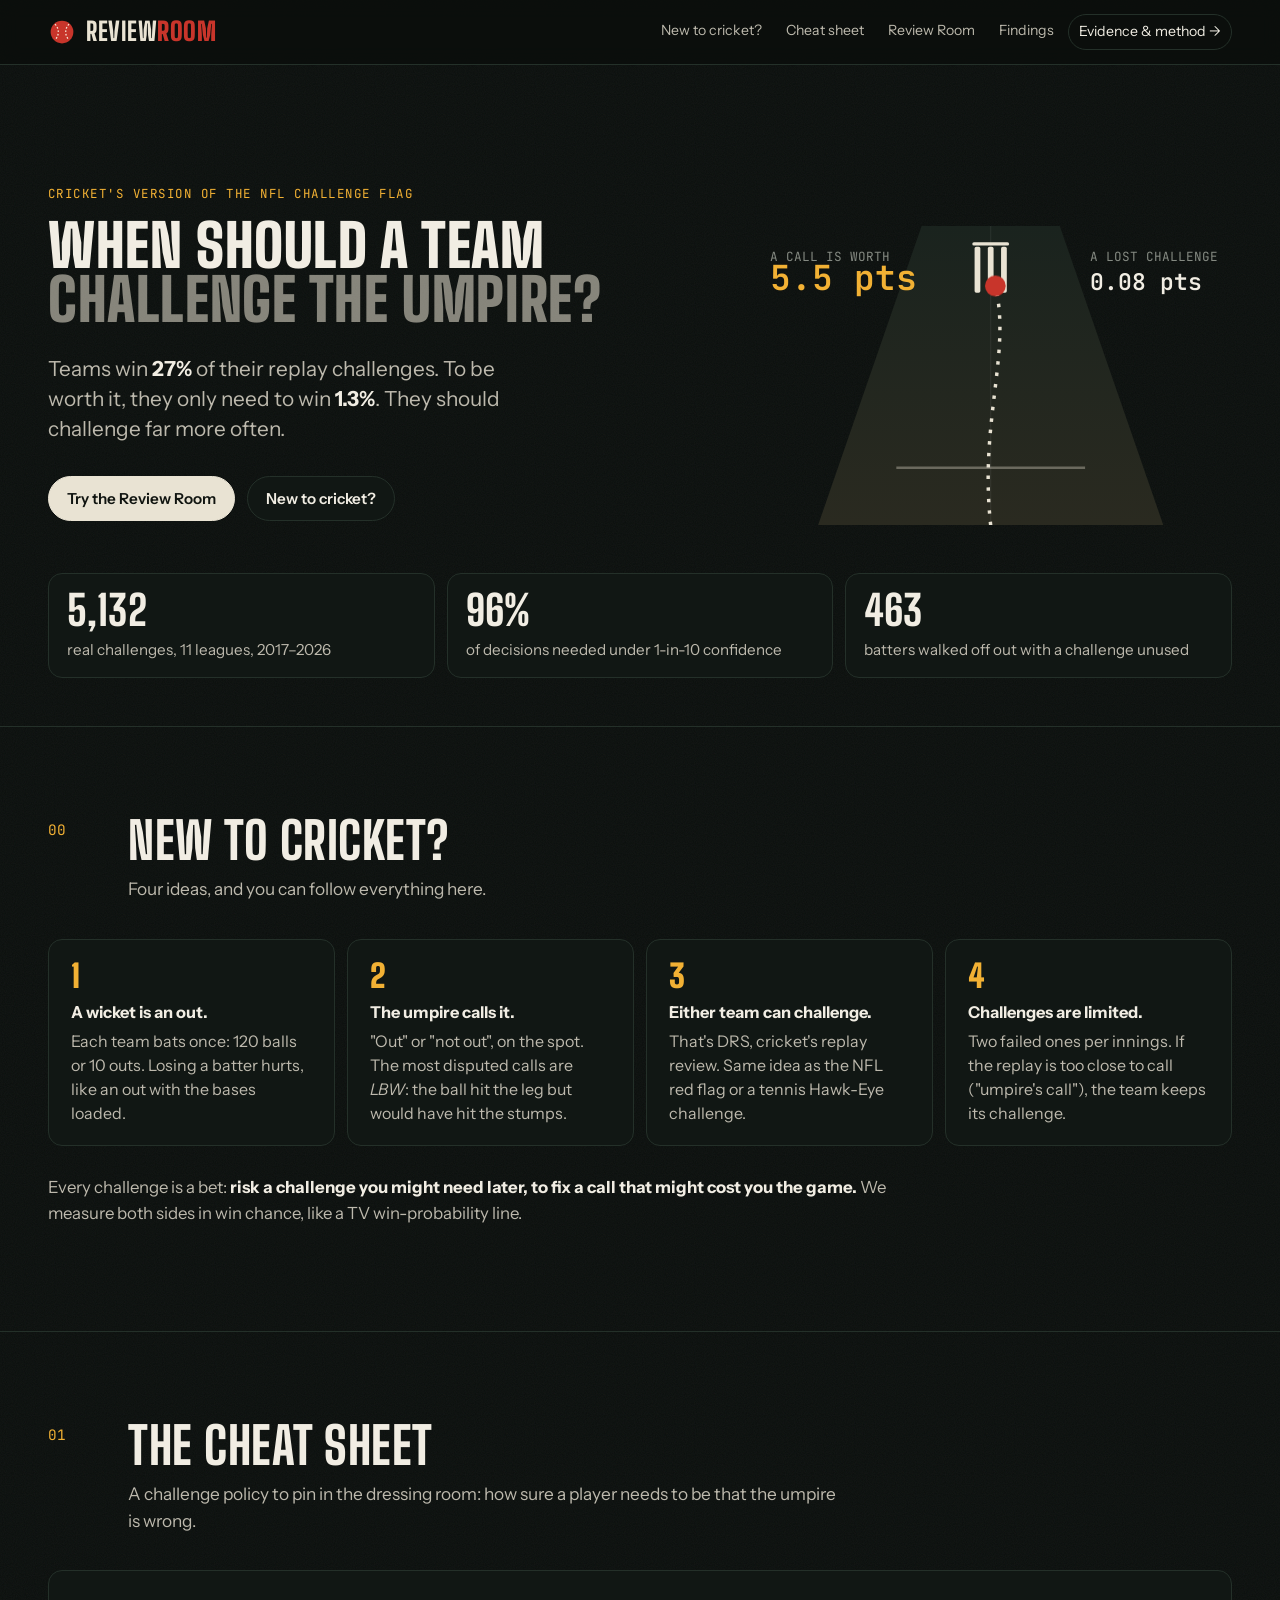
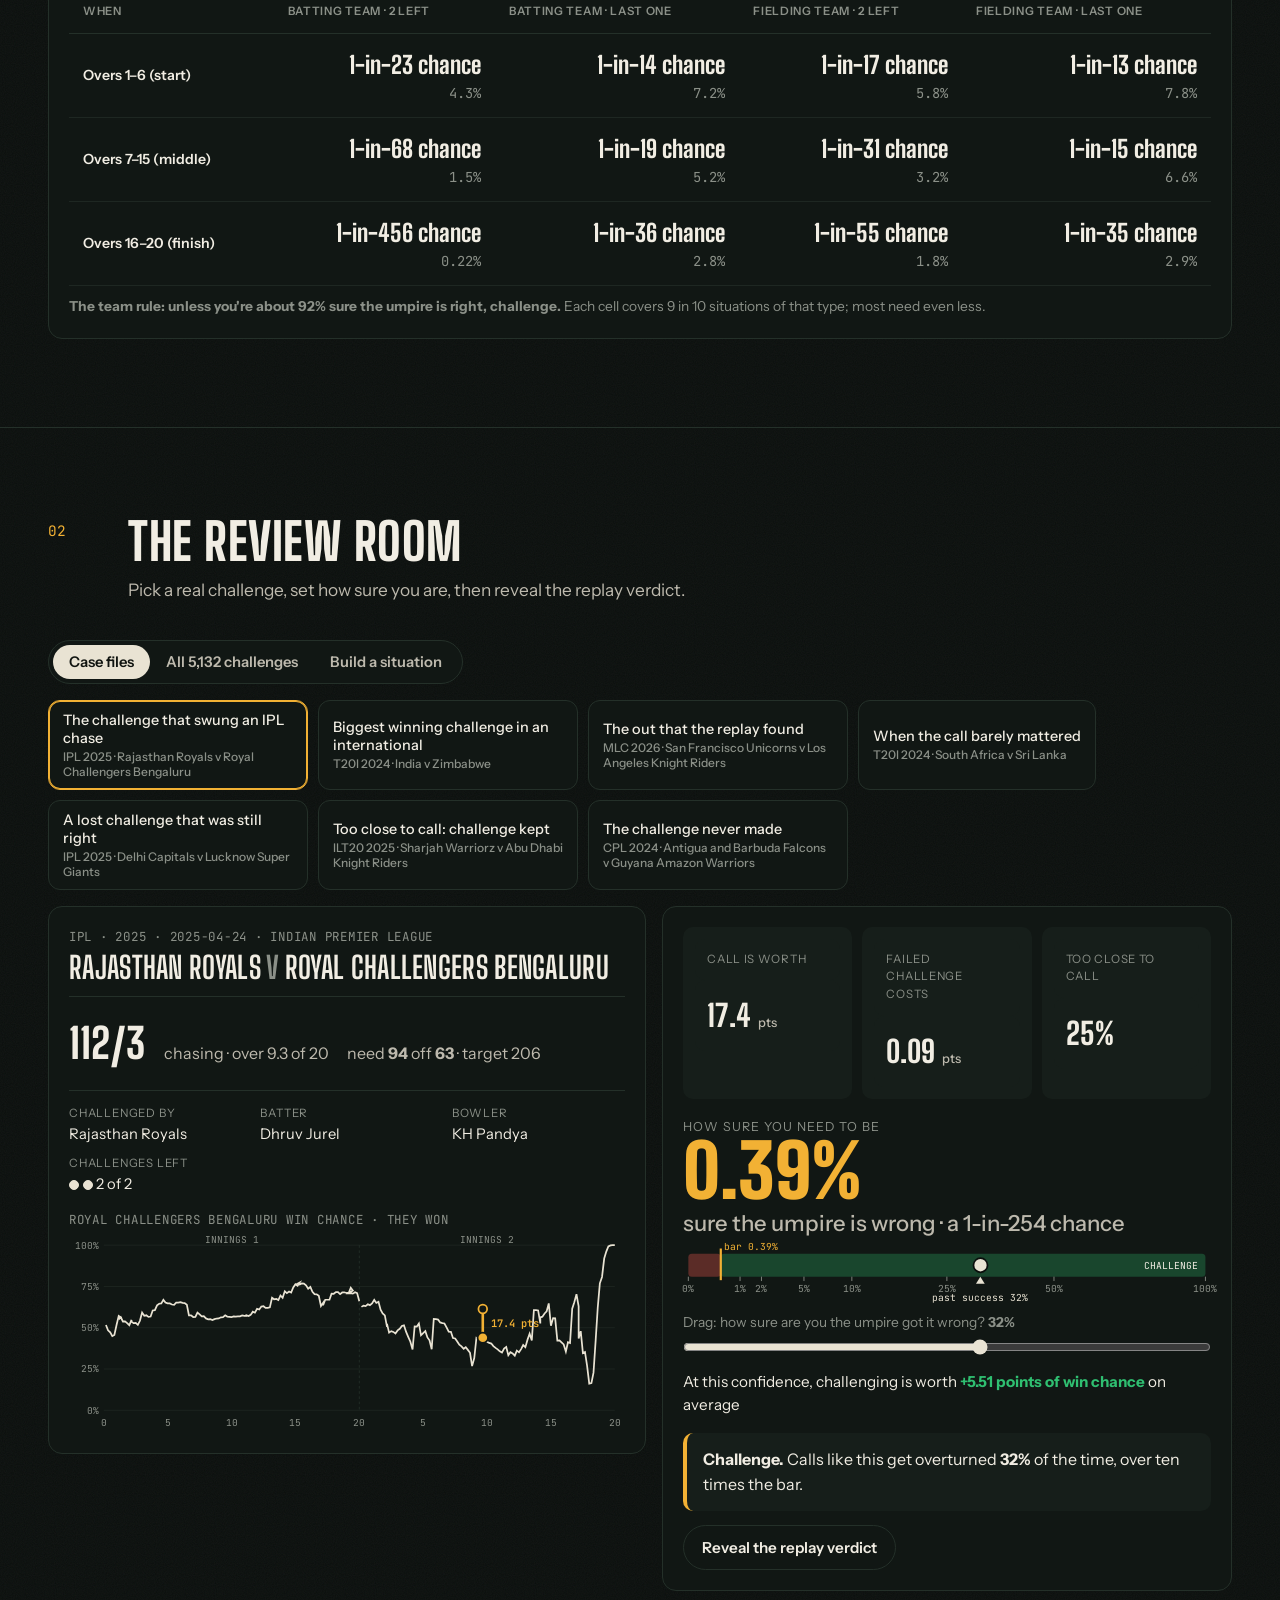
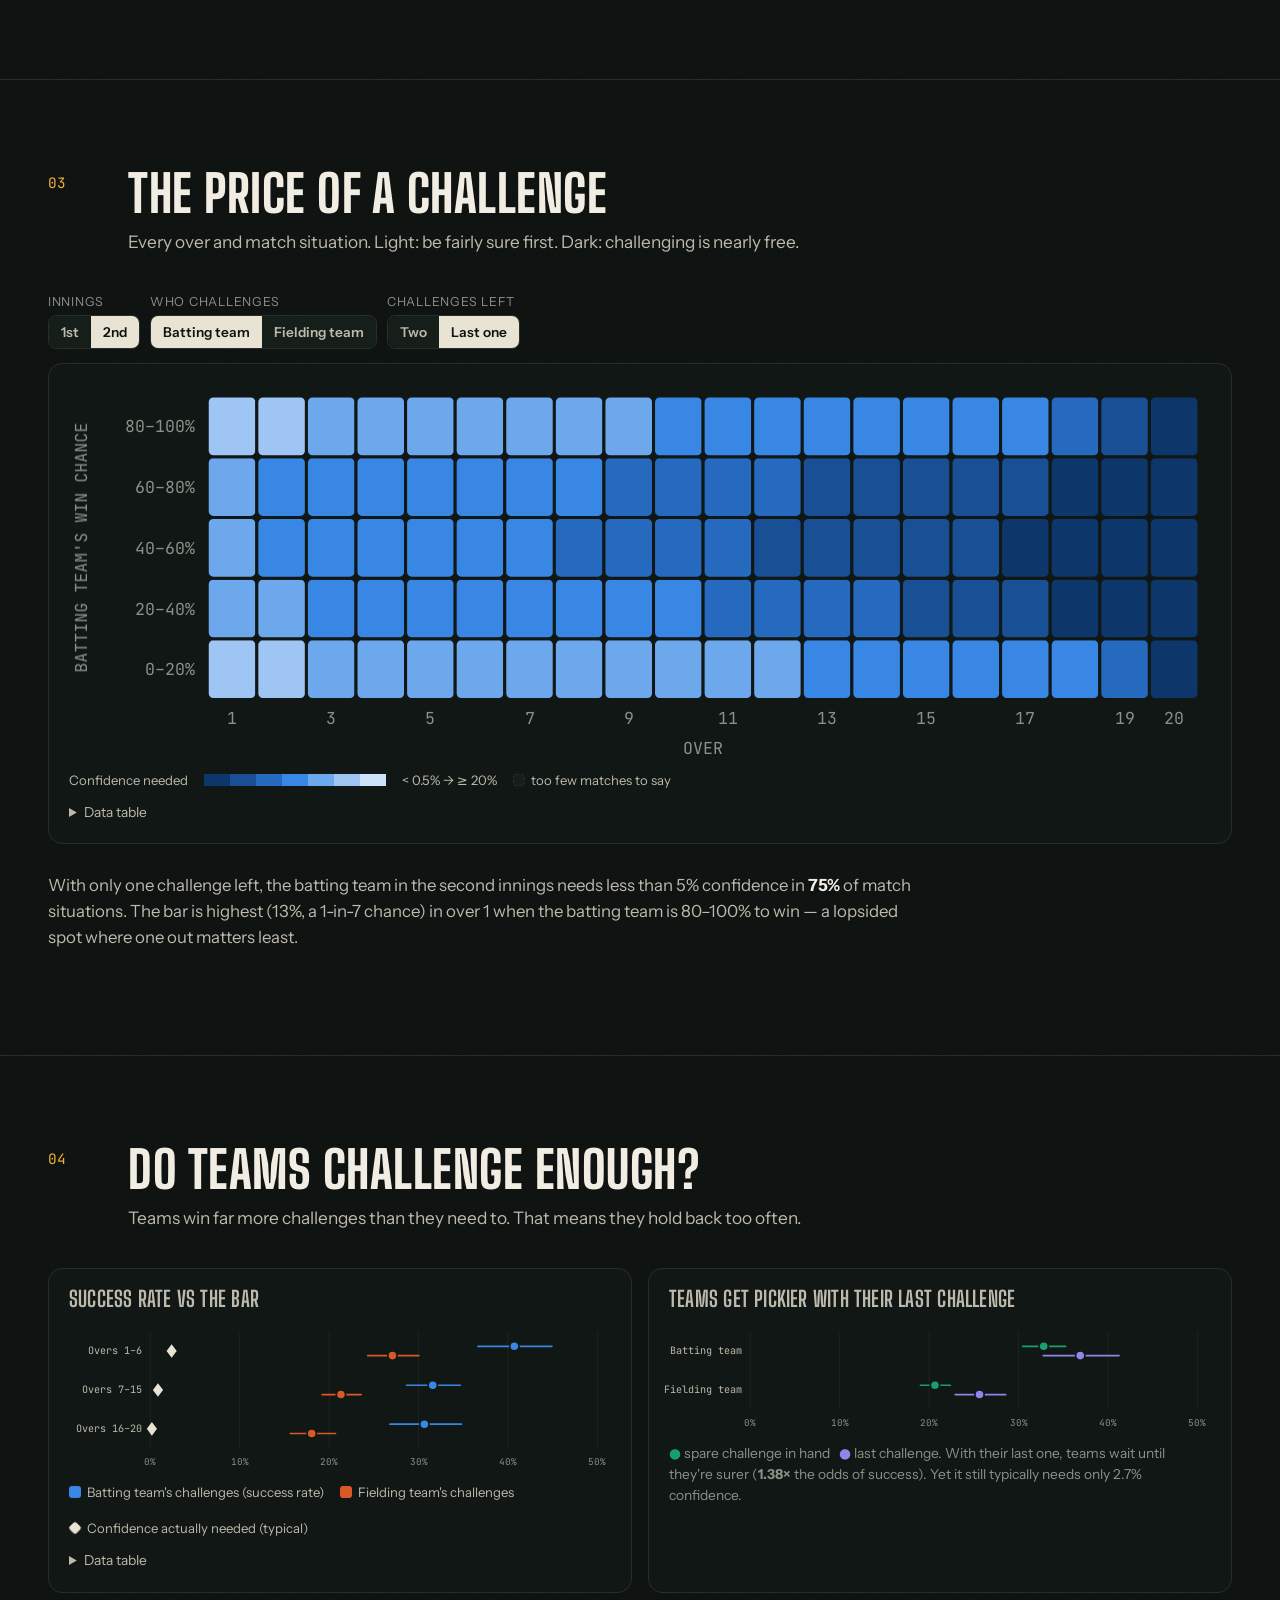
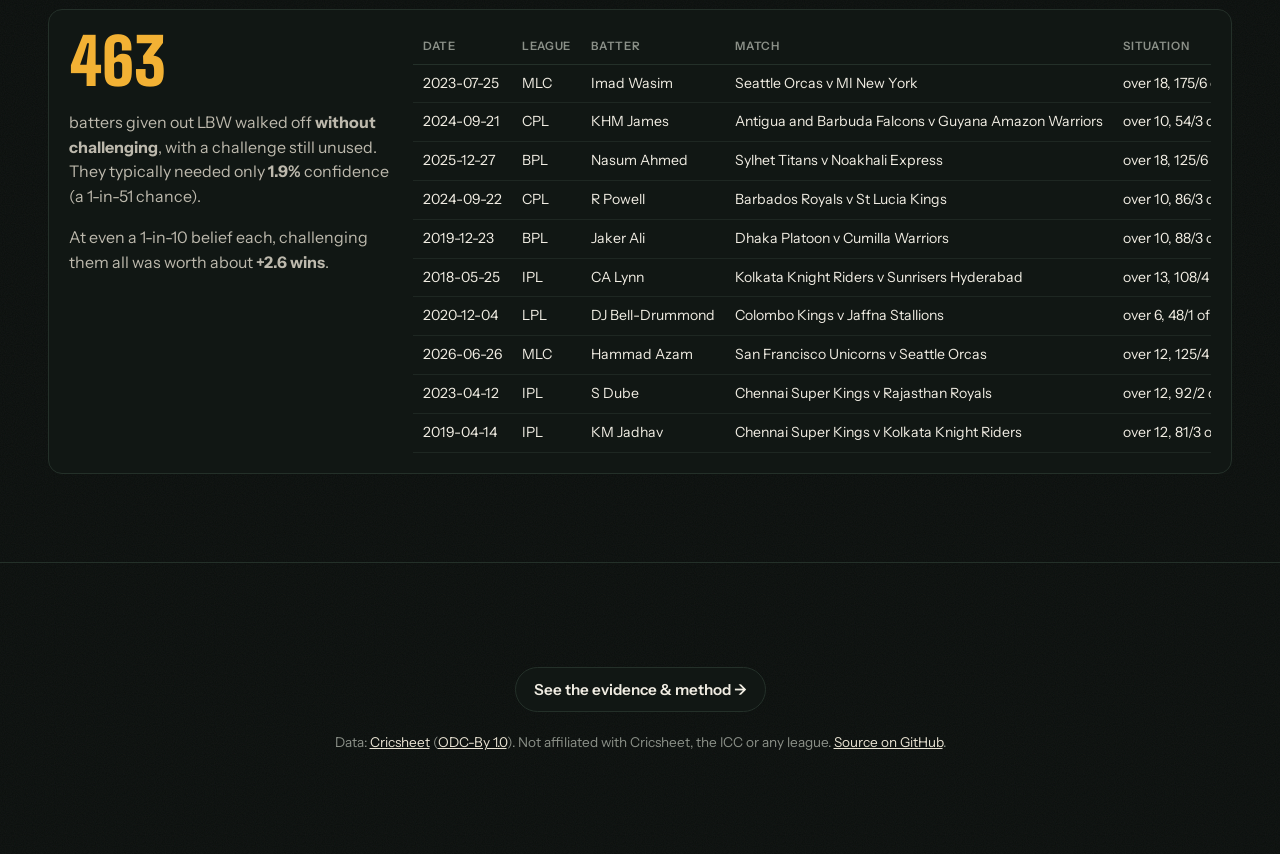
<file: web/index.html>
<!doctype html>
<html lang="en">
<head>
<meta charset="utf-8">
<meta name="viewport" content="width=device-width, initial-scale=1">
<title>Review Room — when should a cricket team challenge the umpire?</title>
<meta name="description" content="Cricket's version of the NFL challenge flag, priced with data: how sure a team must be before challenging an umpire, from 5,132 real challenges.">
<link rel="preconnect" href="https://fonts.googleapis.com">
<link rel="preconnect" href="https://fonts.gstatic.com" crossorigin>
<link href="https://fonts.googleapis.com/css2?family=Big+Shoulders+Display:wght@600;700;800;900&family=Instrument+Sans:wght@400;500;600&family=JetBrains+Mono:wght@400;600&display=swap" rel="stylesheet">
<link rel="stylesheet" href="styles.css">
</head>
<body>
<a class="skip" href="#room">Skip to the Review Room</a>
<header class="top">
  <a class="brand" href="#top" aria-label="Review Room home">
    <svg viewBox="0 0 32 32" aria-hidden="true"><circle cx="16" cy="16" r="13" fill="var(--ball)"/><path d="M8 7c5 5 5 13 0 18M24 7c-5 5-5 13 0 18" stroke="#f6e7d8" stroke-width="1.4" fill="none" stroke-dasharray="2 2"/></svg>
    <span>Review<b>Room</b></span>
  </a>
  <nav aria-label="Sections">
    <a href="#primer">New to cricket?</a><a href="#policy">Cheat sheet</a><a href="#room">Review Room</a><a href="#behaviour">Findings</a><a class="nav-cta" href="evidence.html">Evidence &amp; method →</a>
  </nav>
</header>

<main id="top">
  <section class="hero">
    <div class="hero-copy">
      <p class="kicker">Cricket's version of the NFL challenge flag</p>
      <h1>When should a team <em>challenge the umpire?</em></h1>
      <p class="lede" id="lede"></p>
      <div class="cta"><a class="btn primary" href="#room">Try the Review Room</a><a class="btn" href="#primer">New to cricket?</a></div>
    </div>
    <figure class="hero-viz" aria-label="Illustration: a ball tracking towards the stumps, with what a call is worth and what a failed challenge costs">
      <svg viewBox="0 0 420 300" role="img" aria-hidden="true">
        <defs>
          <linearGradient id="pitch" x1="0" x2="0" y1="0" y2="1"><stop offset="0" stop-color="#1a231e"/><stop offset="1" stop-color="#2a2a20"/></linearGradient>
        </defs>
        <polygon points="150,40 270,40 360,300 60,300" fill="url(#pitch)"/>
        <line x1="210" y1="40" x2="210" y2="300" stroke="#ffffff10"/>
        <line x1="128" y1="250" x2="292" y2="250" stroke="#e9e3d3" stroke-width="2" opacity=".35"/>
        <path id="track" d="M210 300 C 200 210, 228 150, 214 92" stroke="#e9e3d3" stroke-width="3" fill="none" stroke-dasharray="3 7" class="track"/>
        <g class="stumps"><rect x="196" y="58" width="5" height="40" rx="1.5"/><rect x="207.5" y="58" width="5" height="40" rx="1.5"/><rect x="219" y="58" width="5" height="40" rx="1.5"/><rect x="194" y="54" width="32" height="3" rx="1.5"/></g>
        <circle cx="214" cy="92" r="9" fill="var(--ball)" class="ballmark"/>
        <g class="hud" font-family="JetBrains Mono, monospace" font-size="11">
          <text x="18" y="70" fill="#858a82">A CALL IS WORTH</text><text x="18" y="96" class="hudv big" id="hud-g">—</text>
          <text x="296" y="70" fill="#858a82">A LOST CHALLENGE</text><text x="296" y="96" class="hudv" id="hud-l">—</text>
        </g>
      </svg>
    </figure>
    <ul class="tiles" id="tiles" aria-label="Headline numbers"></ul>
  </section>

  <section id="primer" class="sec primer">
    <header class="sec-head">
      <p class="num">00</p>
      <div><h2>New to cricket?</h2><p>Four ideas, and you can follow everything here.</p></div>
    </header>
    <ol class="steps">
      <li><b>A wicket is an out.</b> Each team bats once: 120 balls or 10 outs. Losing a batter hurts, like an out with the bases loaded.</li>
      <li><b>The umpire calls it.</b> "Out" or "not out", on the spot. The most disputed calls are <i>LBW</i>: the ball hit the leg but would have hit the stumps.</li>
      <li><b>Either team can challenge.</b> That's DRS, cricket's replay review. Same idea as the NFL red flag or a tennis Hawk-Eye challenge.</li>
      <li><b>Challenges are limited.</b> Two failed ones per innings. If the replay is too close to call ("umpire's call"), the team keeps its challenge.</li>
    </ol>
    <p class="takeaway">Every challenge is a bet: <b>risk a challenge you might need later, to fix a call that might cost you the game.</b> We measure both sides in win chance, like a TV win-probability line.</p>
  </section>

  <section id="policy" class="sec">
    <header class="sec-head">
      <p class="num">01</p>
      <div><h2>The cheat sheet</h2><p>A challenge policy to pin in the dressing room: how sure a player needs to be that the umpire is wrong.</p></div>
    </header>
    <div class="card"><div class="table-wrap" id="policy-table"></div><p class="note" id="policy-note"></p></div>
  </section>

<section id="room" class="sec">
    <header class="sec-head">
      <p class="num">02</p>
      <div><h2>The Review Room</h2><p>Pick a real challenge, set how sure you are, then reveal the replay verdict.</p></div>
    </header>
    <div class="modes" role="tablist" aria-label="Choose a situation">
      <button role="tab" aria-selected="true" data-mode="cases">Case files</button>
      <button role="tab" aria-selected="false" data-mode="browse">All 5,132 challenges</button>
      <button role="tab" aria-selected="false" data-mode="custom">Build a situation</button>
    </div>
    <div class="mode-body" id="mode-cases"><div class="chips" id="chips"></div></div>
    <div class="mode-body" id="mode-browse" hidden>
      <div class="filters" id="browse-filters"></div>
      <div class="table-wrap"><table class="data" id="browse-table"></table></div>
      <p class="hint" id="browse-count"></p>
    </div>
    <form class="mode-body custom" id="mode-custom" hidden></form>

    <div class="room">
      <article class="card state" id="state" aria-live="polite"></article>
      <article class="card decide" id="decide" aria-live="polite"></article>
    </div>
  </section>

<section id="map" class="sec">
    <header class="sec-head">
      <p class="num">03</p>
      <div><h2>The price of a challenge</h2><p>Every over and match situation. Light: be fairly sure first. Dark: challenging is nearly free.</p></div>
    </header>
    <div class="filters" id="map-filters"></div>
    <div class="card chart-card"><div id="heatmap" class="chart"></div><div id="heat-legend" class="legend"></div>
      <details><summary>Data table</summary><div class="table-wrap" id="heat-table"></div></details></div>
    <p class="takeaway" id="map-takeaway"></p>
  </section>

<section id="behaviour" class="sec">
    <header class="sec-head">
      <p class="num">04</p>
      <div><h2>Do teams challenge enough?</h2><p>Teams win far more challenges than they need to. That means they hold back too often.</p></div>
    </header>
    <div class="grid2">
      <div class="card chart-card"><h3>Success rate vs the bar</h3><div id="phase-chart" class="chart"></div><div class="legend" id="phase-legend"></div>
        <details><summary>Data table</summary><div class="table-wrap" id="phase-table"></div></details></div>
      <div class="card chart-card"><h3>Teams get pickier with their last challenge</h3><div id="last-chart" class="chart"></div><p class="note" id="last-note"></p></div>
    </div>
    <div class="card lbw">
      <div class="lbw-stat" id="lbw-stat"></div>
      <div class="table-wrap"><table class="data" id="lbw-table"></table></div>
    </div>
  </section>

  <footer class="sec foot">
    <p><a class="btn" href="evidence.html">See the evidence &amp; method →</a></p>
    <p class="attr">Data: <a href="https://cricsheet.org/">Cricsheet</a> (<a href="https://opendatacommons.org/licenses/by/1-0/">ODC-By 1.0</a>). Not affiliated with Cricsheet, the ICC or any league. <a href="https://github.com/ayushgade06/review-room">Source on GitHub</a>.</p>
  </footer>
</main>
<div class="tip" id="tip" role="tooltip" hidden></div>
<noscript><p class="noscript">Review Room needs JavaScript to run its model in your browser.</p></noscript>
<script type="module" src="app.js"></script>
</body>
</html>
</file>
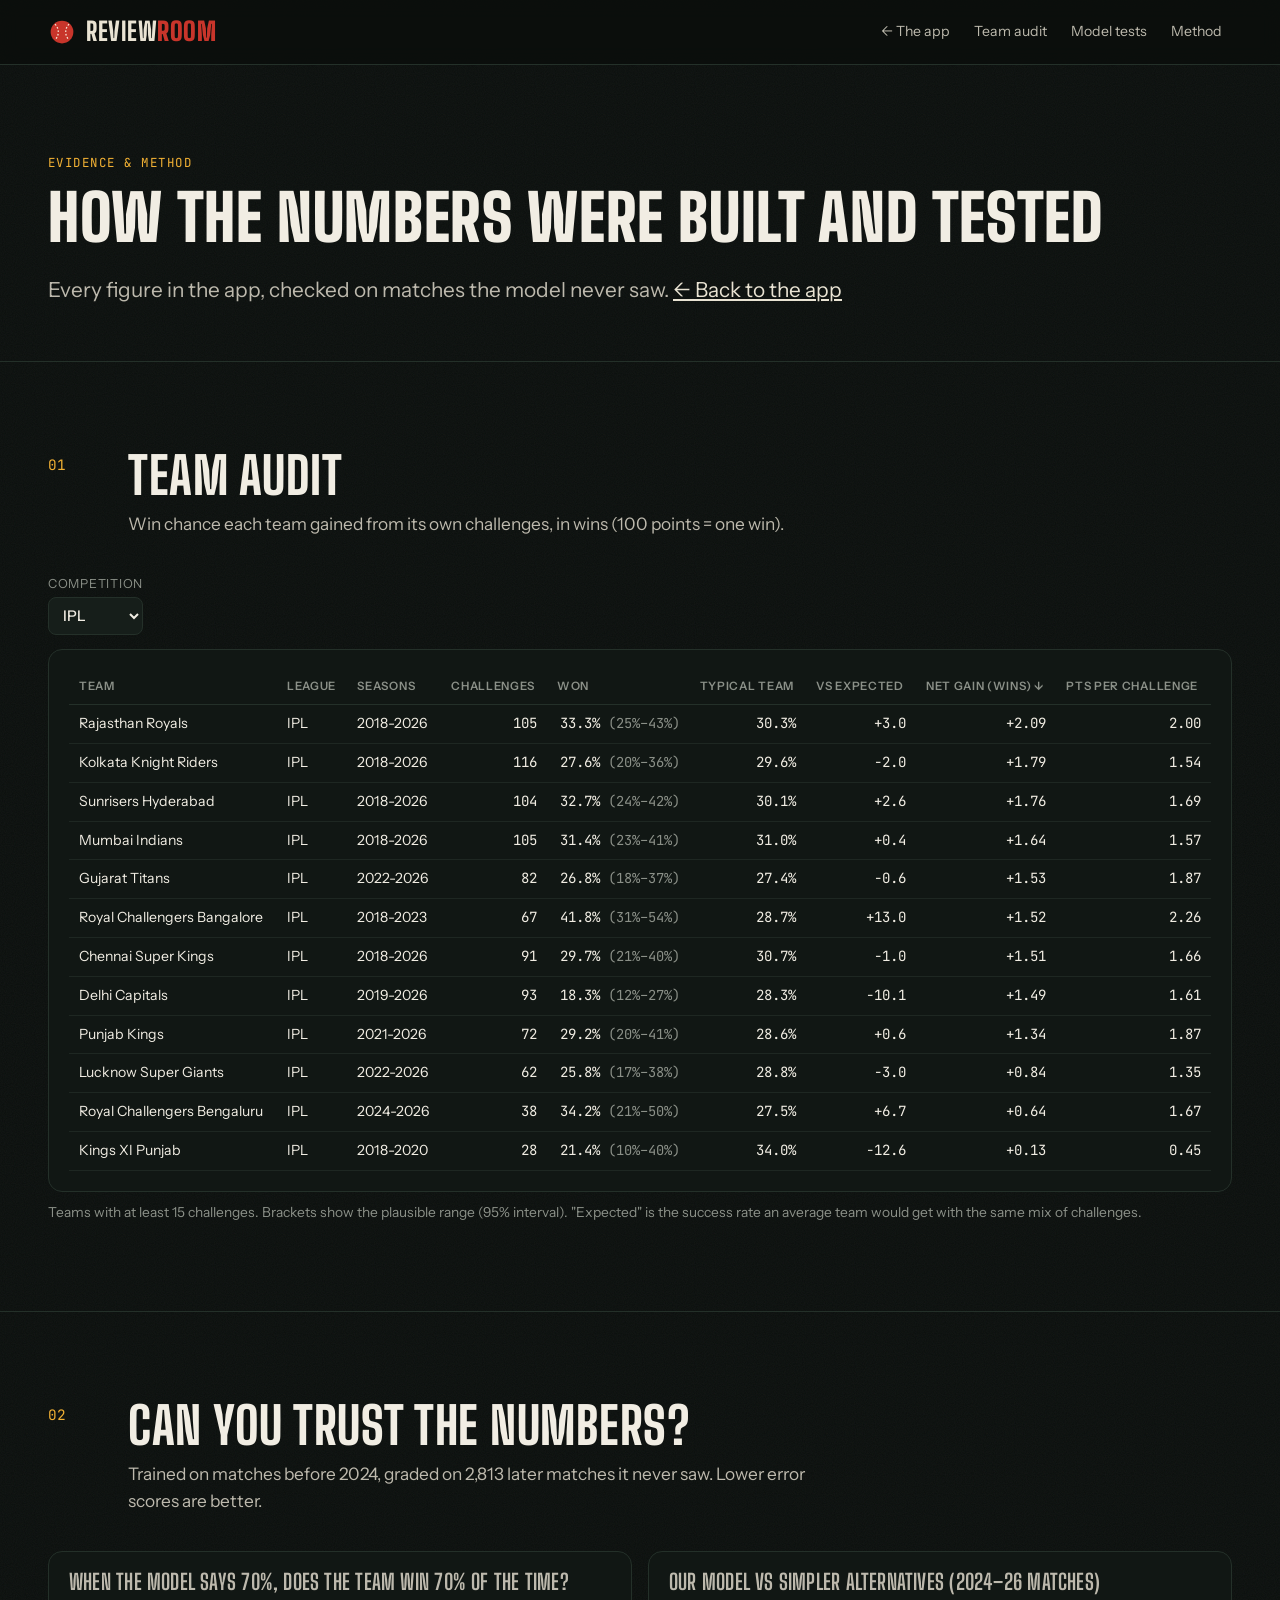
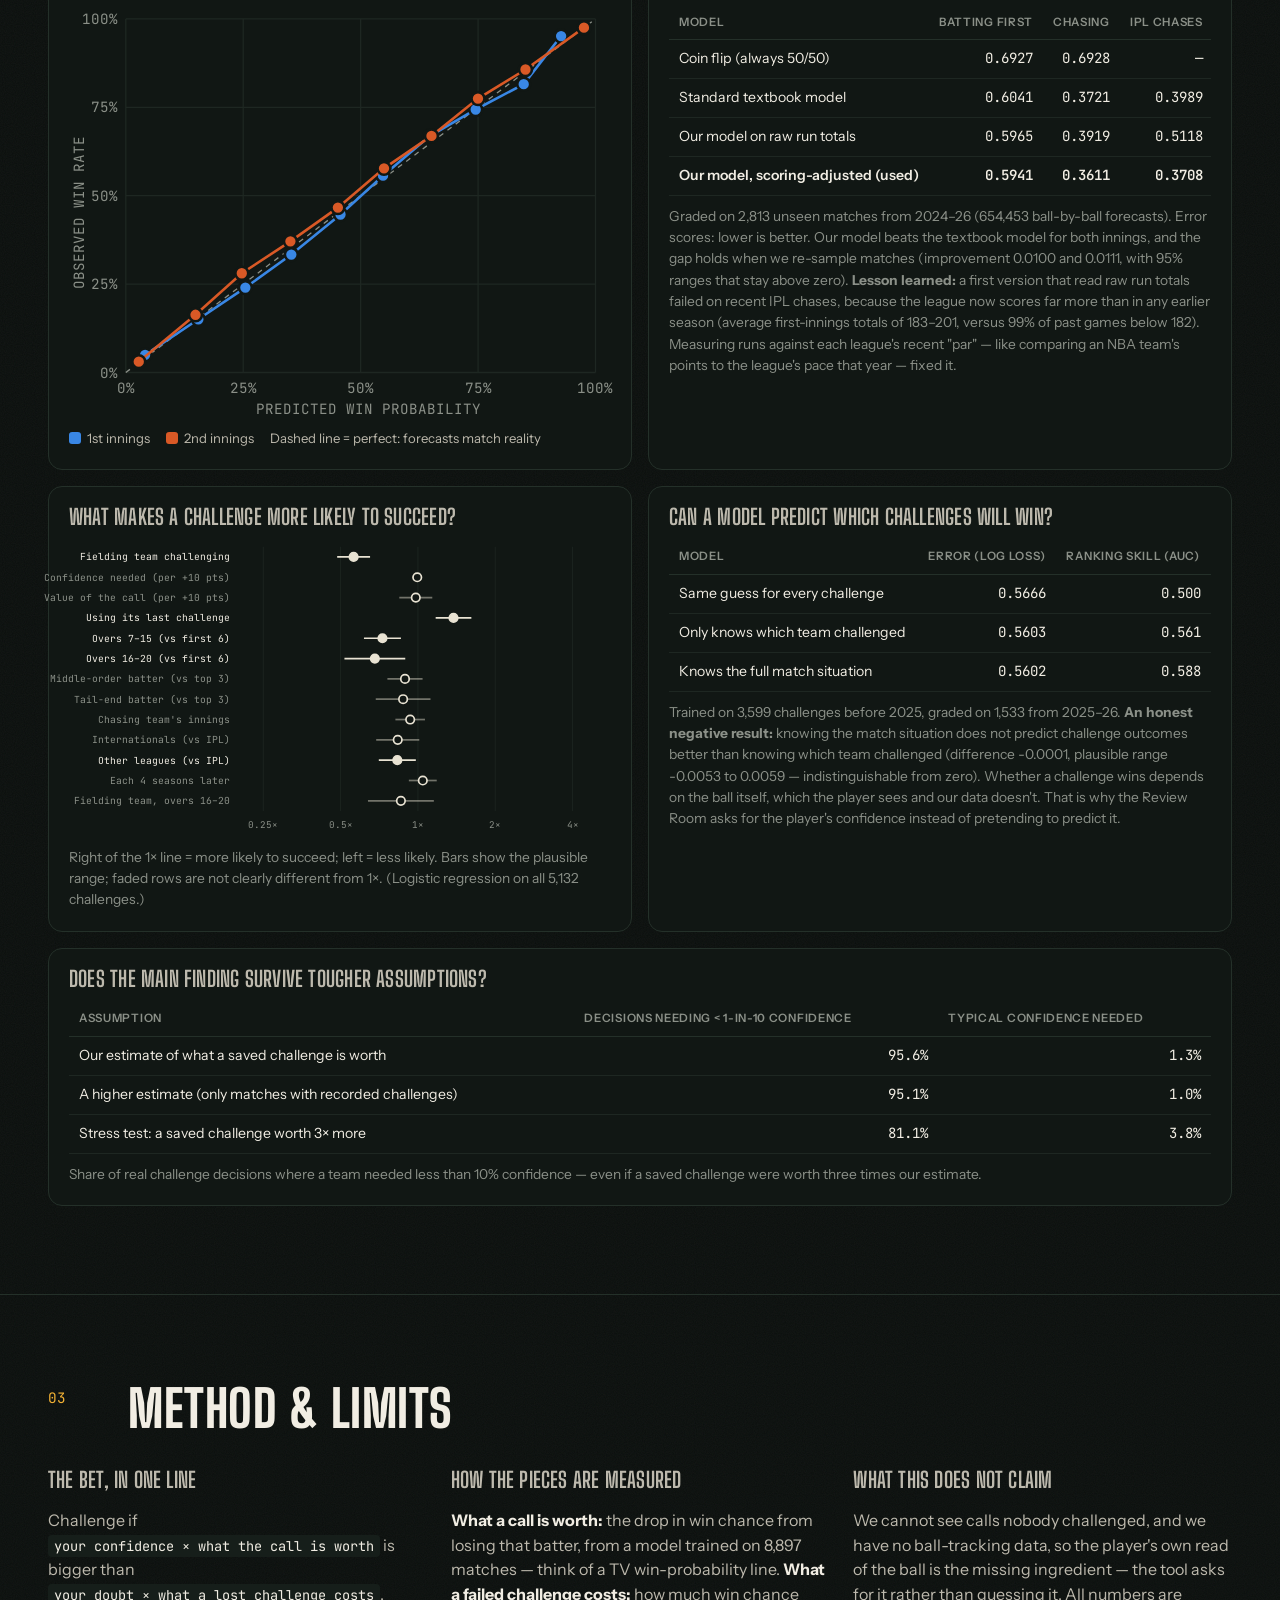
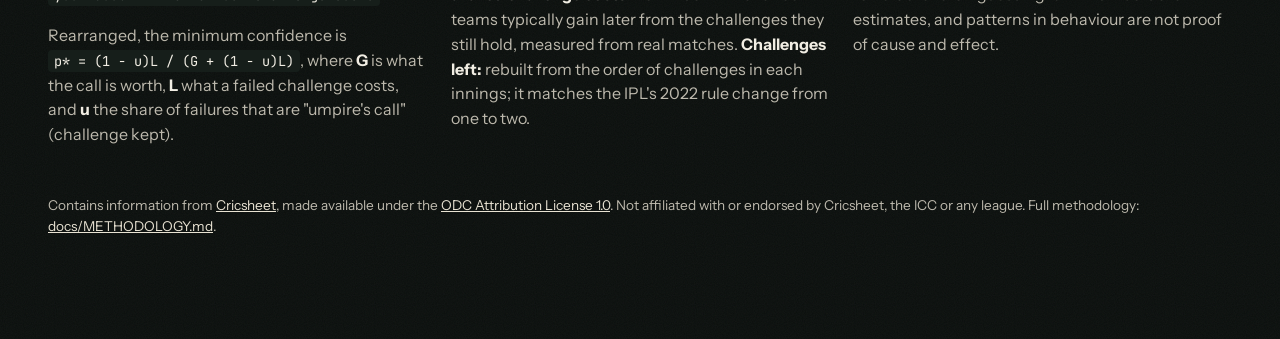
<file: web/evidence.html>
<!doctype html>
<html lang="en">
<head>
<meta charset="utf-8">
<meta name="viewport" content="width=device-width, initial-scale=1">
<title>Review Room — evidence &amp; method</title>
<meta name="description" content="Cricket's version of the NFL challenge flag, priced with data: how sure a team must be before challenging an umpire, from 5,132 real challenges.">
<link rel="preconnect" href="https://fonts.googleapis.com">
<link rel="preconnect" href="https://fonts.gstatic.com" crossorigin>
<link href="https://fonts.googleapis.com/css2?family=Big+Shoulders+Display:wght@600;700;800;900&family=Instrument+Sans:wght@400;500;600&family=JetBrains+Mono:wght@400;600&display=swap" rel="stylesheet">
<link rel="stylesheet" href="styles.css">
</head>
<body>
<a class="skip" href="#audit">Skip to content</a>
<header class="top">
  <a class="brand" href="index.html" aria-label="Review Room home">
    <svg viewBox="0 0 32 32" aria-hidden="true"><circle cx="16" cy="16" r="13" fill="var(--ball)"/><path d="M8 7c5 5 5 13 0 18M24 7c-5 5-5 13 0 18" stroke="#f6e7d8" stroke-width="1.4" fill="none" stroke-dasharray="2 2"/></svg>
    <span>Review<b>Room</b></span>
  </a>
  <nav aria-label="Sections">
    <a href="index.html">← The app</a><a href="#audit">Team audit</a><a href="#evidence">Model tests</a><a href="#method">Method</a>
  </nav>
</header>

<main id="top">
  <section class="sec page-intro">
    <p class="kicker">Evidence &amp; method</p>
    <h1>How the numbers were built and tested</h1>
    <p class="lede">Every figure in the app, checked on matches the model never saw. <a href="index.html">← Back to the app</a></p>
  </section>

<section id="audit" class="sec">
    <header class="sec-head">
      <p class="num">01</p>
      <div><h2>Team audit</h2><p>Win chance each team gained from its own challenges, in wins (100 points = one win).</p></div>
    </header>
    <div class="filters" id="audit-filters"></div>
    <div class="table-wrap card"><table class="data" id="audit-table"></table></div>
    <p class="hint">Teams with at least 15 challenges. Brackets show the plausible range (95% interval). "Expected" is the success rate an average team would get with the same mix of challenges.</p>
  </section>

<section id="evidence" class="sec">
    <header class="sec-head">
      <p class="num">02</p>
      <div><h2>Can you trust the numbers?</h2><p>Trained on matches before 2024, graded on 2,813 later matches it never saw. Lower error scores are better.</p></div>
    </header>
    <div class="grid2">
      <div class="card chart-card"><h3>When the model says 70%, does the team win 70% of the time?</h3><div id="calib-chart" class="chart"></div><div class="legend" id="calib-legend"></div></div>
      <div class="card"><h3>Our model vs simpler alternatives (2024–26 matches)</h3><div class="table-wrap" id="wp-table"></div><p class="note" id="wp-note"></p></div>
    </div>
    <div class="grid2">
      <div class="card chart-card"><h3>What makes a challenge more likely to succeed?</h3><div id="forest" class="chart"></div><p class="note">Right of the 1× line = more likely to succeed; left = less likely. Bars show the plausible range; faded rows are not clearly different from 1×. (Logistic regression on all 5,132 challenges.)</p></div>
      <div class="card"><h3>Can a model predict which challenges will win?</h3><div class="table-wrap" id="rev-table"></div><p class="note" id="rev-note"></p></div>
    </div>
    <div class="card"><h3>Does the main finding survive tougher assumptions?</h3><div class="table-wrap" id="sens-table"></div><p class="note">Share of real challenge decisions where a team needed less than 10% confidence — even if a saved challenge were worth three times our estimate.</p></div>
  </section>

<section id="method" class="sec method">
    <header class="sec-head">
      <p class="num">03</p>
      <div><h2>Method &amp; limits</h2></div>
    </header>
    <div class="grid3">
      <div><h3>The bet, in one line</h3>
        <p>Challenge if <span class="eq">your confidence × what the call is worth</span> is bigger than <span class="eq">your doubt × what a lost challenge costs</span>.</p>
        <p>Rearranged, the minimum confidence is <span class="eq">p* = (1 − u)L / (G + (1 − u)L)</span>, where <b>G</b> is what the call is worth, <b>L</b> what a failed challenge costs, and <b>u</b> the share of failures that are "umpire's call" (challenge kept).</p></div>
      <div><h3>How the pieces are measured</h3>
        <p><b>What a call is worth:</b> the drop in win chance from losing that batter, from a model trained on 8,897 matches — think of a TV win-probability line. <b>What a failed challenge costs:</b> how much win chance teams typically gain later from the challenges they still hold, measured from real matches. <b>Challenges left:</b> rebuilt from the order of challenges in each innings; it matches the IPL's 2022 rule change from one to two.</p></div>
      <div><h3>What this does not claim</h3>
        <p>We cannot see calls nobody challenged, and we have no ball-tracking data, so the player's own read of the ball is the missing ingredient — the tool asks for it rather than guessing it. All numbers are estimates, and patterns in behaviour are not proof of cause and effect.</p></div>
    </div>
    <p class="attr">Contains information from <a href="https://cricsheet.org/">Cricsheet</a>, made available under the <a href="https://opendatacommons.org/licenses/by/1-0/">ODC Attribution License 1.0</a>. Not affiliated with or endorsed by Cricsheet, the ICC or any league. Full methodology: <a href="https://github.com/ayushgade06/review-room/blob/main/docs/METHODOLOGY.md">docs/METHODOLOGY.md</a>.</p>
  </section>
</main>
<div class="tip" id="tip" role="tooltip" hidden></div>
<noscript><p class="noscript">Review Room needs JavaScript to run its model in your browser.</p></noscript>
<script type="module" src="app.js"></script>
</body>
</html>
</file>
<file: web/styles.css>
:root {
  color-scheme: dark;
  --bg: #0a0e0c; --panel: #111714; --panel2: #161e1a; --line: #243029; --grid: #1e2722;
  --ink: #f1ede3; --ink2: #bdb9ad; --muted: #8b9088;
  --chalk: #e9e3d3; --ball: #c8352b;
  --out: #e5534b; --notout: #2fbf71; --uc: #f2b134;
  --bat: #3987e5; --bowl: #d95926;
  --seq0: #0d366b; --seq1: #184f95; --seq2: #256abf; --seq3: #3987e5; --seq4: #6da7ec; --seq5: #9ec5f4; --seq6: #cde2fb;
  --display: "Big Shoulders Display", "Arial Narrow", sans-serif;
  --sans: "Instrument Sans", "Segoe UI", system-ui, sans-serif;
  --mono: "JetBrains Mono", ui-monospace, Consolas, monospace;
  --r: 14px;
}
* { box-sizing: border-box; }
[hidden] { display: none !important; }
.hero > *, .room > *, .grid2 > *, .grid3 > *, .lbw > * { min-width: 0; }
html { scroll-behavior: smooth; scroll-padding-top: 72px; }
body {
  margin: 0; background: var(--bg); color: var(--ink); font: 16px/1.55 var(--sans);
  background-image:
    radial-gradient(1200px 600px at 85% -10%, #1b2a22 0%, transparent 60%),
    url("data:image/svg+xml;utf8,<svg xmlns='http://www.w3.org/2000/svg' width='160' height='160'><filter id='n'><feTurbulence type='fractalNoise' baseFrequency='.9' numOctaves='2' stitchTiles='stitch'/></filter><rect width='100%' height='100%' filter='url(%23n)' opacity='.05'/></svg>");
  -webkit-font-smoothing: antialiased;
}
a { color: var(--chalk); }
:focus-visible { outline: 2px solid var(--uc); outline-offset: 2px; border-radius: 4px; }
.skip { position: absolute; left: -999px; } .skip:focus { left: 16px; top: 12px; z-index: 50; background: var(--panel); padding: 8px 12px; }
h1, h2, h3 { font-family: var(--display); letter-spacing: .01em; margin: 0; line-height: 1; }
h3 { font-size: 1.35rem; font-weight: 700; text-transform: uppercase; color: var(--ink2); margin-bottom: 12px; }
.num, .mono, td.n, .eq { font-family: var(--mono); font-variant-numeric: tabular-nums; }

/* header */
.top { position: sticky; top: 0; z-index: 20; display: flex; gap: 24px; align-items: center; justify-content: space-between;
  padding: 12px clamp(16px, 4vw, 48px); background: #0a0e0ccc; backdrop-filter: blur(10px); border-bottom: 1px solid var(--line); }
.brand { display: flex; gap: 10px; align-items: center; text-decoration: none; font-family: var(--display); font-size: 1.6rem; font-weight: 800; text-transform: uppercase; letter-spacing: .02em; }
.brand svg { width: 28px; height: 28px; } .brand b { color: var(--ball); font-weight: 900; }
nav { display: flex; gap: 4px; flex-wrap: wrap; }
nav a { text-decoration: none; color: var(--ink2); font-size: .88rem; padding: 6px 10px; border-radius: 999px; }
nav a:hover { color: var(--ink); background: var(--panel2); }

/* hero */
.hero { display: grid; grid-template-columns: 1.35fr 1fr; gap: 24px 48px; padding: clamp(32px, 6vw, 80px) clamp(16px, 4vw, 48px) 32px; max-width: 1320px; margin: 0 auto; align-items: center; }
.kicker { font-family: var(--mono); font-size: .78rem; text-transform: uppercase; letter-spacing: .12em; color: var(--uc); margin: 0 0 16px; }
.hero h1 { font-size: clamp(2.6rem, 5.3vw, 4.8rem); font-weight: 900; text-transform: uppercase; line-height: .92; }
.hero h1 em { font-style: normal; color: var(--chalk); -webkit-text-stroke: 0; display: block; opacity: .55; }
.lede { font-size: 1.15rem; color: var(--ink2); max-width: 40ch; margin: 22px 0 28px; }
.lede strong { color: var(--ink); }
.cta { display: flex; gap: 12px; flex-wrap: wrap; }
.btn { display: inline-block; padding: 12px 18px; border-radius: 999px; border: 1px solid var(--line); text-decoration: none; font-weight: 600; color: var(--ink); background: var(--panel); cursor: pointer; font: 600 .95rem var(--sans); }
.btn:hover { border-color: var(--chalk); }
.btn.primary { background: var(--chalk); color: #101410; border-color: var(--chalk); }
.hero-viz { margin: 0; }
.hero-viz svg { width: 100%; height: auto; display: block; }
.hero-viz figcaption { font-size: .78rem; color: var(--muted); margin-top: 6px; }
.stumps rect { fill: var(--chalk); }
.hudv { fill: var(--ink); font-size: 20px; font-weight: 600; } .hudv.big { fill: var(--uc); font-size: 30px; }
.track { stroke-dashoffset: 300; animation: draw 2.2s ease-out forwards; }
.ballmark { animation: pop .5s 1.9s both; transform-origin: 214px 92px; }
@keyframes draw { to { stroke-dashoffset: 0; } }
@keyframes pop { from { transform: scale(0); } to { transform: scale(1); } }
.tiles { grid-column: 1 / -1; list-style: none; padding: 0; margin: 8px 0 0; display: grid; grid-template-columns: repeat(4, 1fr); gap: 12px; }
.tiles li { background: var(--panel); border: 1px solid var(--line); border-radius: var(--r); padding: 16px 18px; opacity: 0; animation: rise .6s forwards; }
.tiles li:nth-child(2) { animation-delay: .08s; } .tiles li:nth-child(3) { animation-delay: .16s; } .tiles li:nth-child(4) { animation-delay: .24s; }
.tiles .v { font-family: var(--display); font-size: 2.6rem; font-weight: 800; line-height: 1; }
.tiles .k { color: var(--ink2); font-size: .9rem; margin-top: 6px; }
@keyframes rise { from { opacity: 0; transform: translateY(8px); } to { opacity: 1; transform: none; } }

/* sections */
.sec { max-width: 1320px; margin: 0 auto; padding: 56px clamp(16px, 4vw, 48px); border-top: 1px solid var(--line); }
.sec-head { display: grid; grid-template-columns: 64px 1fr; gap: 16px; margin-bottom: 24px; }
.sec-head .num { margin: 4px 0 0; color: var(--uc); font-size: .9rem; }
.sec-head h2 { font-size: clamp(2.2rem, 4vw, 3.2rem); font-weight: 800; text-transform: uppercase; }
.sec-head p { color: var(--ink2); max-width: 72ch; margin: 10px 0 0; }
.card { background: var(--panel); border: 1px solid var(--line); border-radius: var(--r); padding: 20px; }
.grid2 { display: grid; grid-template-columns: minmax(0, 1fr) minmax(0, 1fr); gap: 16px; margin-bottom: 16px; }
.grid3 { display: grid; grid-template-columns: repeat(3, 1fr); gap: 24px; }
.note, .hint { color: var(--muted); font-size: .86rem; margin: 10px 0 0; }
.takeaway { font-size: 1.05rem; color: var(--ink2); max-width: 80ch; } .takeaway b { color: var(--ink); }

/* modes and filters */
.modes { display: inline-flex; background: var(--panel); border: 1px solid var(--line); border-radius: 999px; padding: 4px; margin-bottom: 16px; flex-wrap: wrap; }
.modes button { border: 0; background: none; color: var(--ink2); font: 600 .92rem var(--sans); padding: 8px 16px; border-radius: 999px; cursor: pointer; }
.modes button[aria-selected="true"] { background: var(--chalk); color: #101410; }
.chips { display: flex; gap: 10px; flex-wrap: wrap; margin-bottom: 16px; }
.chip { text-align: left; border: 1px solid var(--line); background: var(--panel); color: var(--ink); border-radius: 12px; padding: 10px 14px; cursor: pointer; font: 500 .9rem var(--sans); max-width: 260px; }
.chip small { display: block; color: var(--muted); font-size: .75rem; margin-top: 2px; }
.chip[aria-pressed="true"] { border-color: var(--uc); box-shadow: inset 0 0 0 1px var(--uc); }
.filters { display: flex; gap: 10px; flex-wrap: wrap; align-items: end; margin-bottom: 14px; }
.filters label, .custom label { display: grid; gap: 4px; font-size: .78rem; color: var(--muted); text-transform: uppercase; letter-spacing: .06em; }
select, input[type="number"], input[type="search"] { background: var(--panel2); color: var(--ink); border: 1px solid var(--line); border-radius: 8px; padding: 8px 10px; font: 500 .92rem var(--sans); min-width: 0; }
.seg { display: inline-flex; border: 1px solid var(--line); border-radius: 8px; overflow: hidden; }
.seg button { background: var(--panel2); color: var(--ink2); border: 0; padding: 8px 12px; font: 600 .85rem var(--sans); cursor: pointer; }
.seg button[aria-pressed="true"] { background: var(--chalk); color: #101410; }
.custom { display: grid; grid-template-columns: repeat(auto-fit, minmax(140px, 1fr)); gap: 12px; margin-bottom: 16px; background: var(--panel); border: 1px solid var(--line); border-radius: var(--r); padding: 16px; }

/* room */
.room { display: grid; grid-template-columns: minmax(0, 1.05fr) minmax(0, 1fr); gap: 16px; align-items: start; }
.state .meta { font-family: var(--mono); font-size: .78rem; color: var(--muted); text-transform: uppercase; letter-spacing: .06em; }
.state h3.title { font-size: 1.9rem; color: var(--ink); margin: 6px 0 14px; text-transform: uppercase; }
.score { display: flex; gap: 18px; flex-wrap: wrap; align-items: baseline; padding: 14px 0; border-top: 1px solid var(--line); border-bottom: 1px solid var(--line); }
.score .big { font-family: var(--display); font-size: 2.6rem; font-weight: 800; }
.score .sub { color: var(--ink2); }
.facts { display: grid; grid-template-columns: repeat(auto-fit, minmax(150px, 1fr)); gap: 10px 18px; margin: 14px 0; font-size: .92rem; }
.facts dt { color: var(--muted); font-size: .72rem; text-transform: uppercase; letter-spacing: .07em; }
.facts dd { margin: 0; }
.dots { display: inline-flex; gap: 4px; vertical-align: middle; } .dots i { width: 10px; height: 10px; border-radius: 50%; border: 1.5px solid var(--chalk); } .dots i.on { background: var(--chalk); }

.eqrow { display: grid; grid-template-columns: repeat(3, 1fr); gap: 10px; }
.eqrow div { background: var(--panel2); border-radius: 10px; padding: 12px; }
.eqrow .lab { font-size: .72rem; color: var(--muted); text-transform: uppercase; letter-spacing: .06em; }
.eqrow .val { font-family: var(--display); font-size: 1.9rem; font-weight: 800; }
.eqrow .val small { font-family: var(--sans); font-size: .8rem; color: var(--ink2); font-weight: 500; }
.threshold { margin: 18px 0 6px; }
.threshold .lab { font-size: .78rem; color: var(--muted); text-transform: uppercase; letter-spacing: .08em; }
.threshold .p { font-family: var(--display); font-weight: 900; font-size: clamp(3rem, 7vw, 4.6rem); line-height: .95; color: var(--uc); }
.threshold .p small { font-size: .35em; color: var(--ink2); font-family: var(--sans); font-weight: 500; }
.belief { margin-top: 10px; }
.belief svg { width: 100%; height: auto; display: block; overflow: visible; }
.belief input[type="range"] { width: 100%; accent-color: var(--chalk); margin: 6px 0 0; }
.ev { display: flex; justify-content: space-between; gap: 12px; flex-wrap: wrap; margin-top: 8px; font-size: .95rem; }
.ev .pos { color: var(--notout); } .ev .neg { color: var(--out); }
.verdict { margin-top: 16px; padding: 14px; border-radius: 10px; background: var(--panel2); border-left: 4px solid var(--uc); }
.verdict p { margin: 0; }
.reveal { margin-top: 14px; display: flex; gap: 14px; align-items: center; flex-wrap: wrap; }
.stamp { font-family: var(--display); font-weight: 900; font-size: 2.2rem; letter-spacing: .04em; text-transform: uppercase; padding: 4px 16px; border: 3px solid currentColor; border-radius: 8px; animation: stamp .35s ease-out; }
.stamp.out { color: var(--out); } .stamp.notout { color: var(--notout); } .stamp.uc { color: var(--uc); } .stamp.none { color: var(--muted); }
@keyframes stamp { from { transform: scale(1.4) rotate(-4deg); opacity: 0; } to { transform: none; opacity: 1; } }

/* charts */
.chart { width: 100%; position: relative; }
.chart svg { width: 100%; height: auto; display: block; overflow: visible; }
.axis text, .lbl { fill: var(--muted); font: 11px var(--mono); }
.halo { paint-order: stroke; stroke: var(--panel); stroke-width: 8px; stroke-linejoin: round; }
.axis line, .axis path { stroke: var(--line); }
.gridl { stroke: var(--grid); }
.legend { display: flex; gap: 16px; flex-wrap: wrap; font-size: .82rem; color: var(--ink2); margin-top: 10px; align-items: center; }
.legend i { display: inline-block; width: 12px; height: 12px; border-radius: 3px; margin-right: 6px; vertical-align: -1px; }
.legend .ramp i { margin-right: 0; border-radius: 0; width: 26px; }
.cell { stroke: var(--panel); stroke-width: 2; }
.cell:hover, .cell:focus { stroke: var(--chalk); }
details { margin-top: 12px; } summary { cursor: pointer; color: var(--ink2); font-size: .86rem; }

/* tables */
.table-wrap { overflow-x: auto; }
table.data { width: 100%; border-collapse: collapse; font-size: .88rem; }
table.data th { text-align: left; font-weight: 600; color: var(--muted); font-size: .72rem; text-transform: uppercase; letter-spacing: .06em; padding: 8px 10px; border-bottom: 1px solid var(--line); white-space: nowrap; }
table.data th[data-sort] { cursor: pointer; } table.data th[data-sort]:hover { color: var(--ink); }
table.data td { padding: 8px 10px; border-bottom: 1px solid var(--grid); white-space: nowrap; }
table.data tr.click { cursor: pointer; } table.data tr.click:hover td { background: var(--panel2); }
td.n { text-align: right; } th.n { text-align: right; }
.tag { font: 600 .72rem var(--mono); padding: 2px 6px; border-radius: 4px; text-transform: uppercase; }
.tag.out { color: var(--out); border: 1px solid var(--out); } .tag.notout { color: var(--notout); border: 1px solid var(--notout); } .tag.uc { color: var(--uc); border: 1px solid var(--uc); }
.best td { color: var(--ink); } tr.ours td { color: var(--ink); font-weight: 600; }
.lbw { display: grid; grid-template-columns: 320px minmax(0, 1fr); gap: 24px; align-items: start; }
.lbw-stat .v { font-family: var(--display); font-size: 4rem; font-weight: 900; line-height: 1; color: var(--uc); }
.lbw-stat p { color: var(--ink2); }

.method p { color: var(--ink2); } .method b { color: var(--ink); }
.eq { background: var(--panel2); padding: 2px 6px; border-radius: 4px; color: var(--ink); font-size: .85rem; white-space: nowrap; }
.attr { margin-top: 32px; font-size: .85rem; color: var(--muted); }
.tip { position: fixed; z-index: 40; pointer-events: none; background: #0b0f0dee; border: 1px solid var(--line); border-radius: 8px; padding: 8px 10px; font-size: .82rem; max-width: 280px; box-shadow: 0 8px 24px #0008; }
.tip b { color: var(--ink); }
.noscript { padding: 24px; }

@media (max-width: 980px) {
  .hero, .room, .grid2, .grid3, .lbw { grid-template-columns: minmax(0, 1fr); }
  .tiles { grid-template-columns: repeat(2, 1fr); }
  nav { display: none; }
}
@media (max-width: 560px) {
  .sec-head { grid-template-columns: 1fr; gap: 4px; }
  .eqrow { grid-template-columns: 1fr; }
  .tiles .v { font-size: 2rem; }
}
@media (prefers-reduced-motion: reduce) {
  *, *::before, *::after { animation: none !important; transition: none !important; }
  .tiles li { opacity: 1; } .track { stroke-dashoffset: 0; }
}

/* primer + cheat sheet */
.steps { list-style: none; counter-reset: s; padding: 0; margin: 0 0 18px; display: grid; grid-template-columns: repeat(4, minmax(0, 1fr)); gap: 12px; }
.steps li { counter-increment: s; background: var(--panel); border: 1px solid var(--line); border-radius: var(--r); padding: 16px 18px; color: var(--ink2); }
.steps li::before { content: counter(s); display: block; font: 900 2rem/1 var(--display); color: var(--uc); margin-bottom: 8px; }
.steps b { color: var(--ink); display: block; margin-bottom: 4px; font-size: 1.02rem; }
table.policy td, table.policy th { padding: 12px 14px; }
table.policy td.n b { font-family: var(--display); font-size: 1.5rem; font-weight: 800; color: var(--ink); }
table.policy td:first-child { color: var(--ink); font-weight: 600; }
@media (max-width: 980px) { .steps { grid-template-columns: minmax(0, 1fr); } }

/* declutter pass: calmer hero, more air, two-page split */
.hero { padding-top: clamp(48px, 9vw, 120px); padding-bottom: 48px; }
.hero h1 { font-size: clamp(2.6rem, 4.6vw, 4.4rem); }
.lede { font-size: 1.3rem; max-width: 34ch; margin: 26px 0 32px; line-height: 1.45; }
.tiles { grid-template-columns: repeat(3, 1fr); margin-top: 24px; }
.tiles .k { font-size: .95rem; }
.sec { padding-top: 88px; padding-bottom: 88px; }
.sec-head { margin-bottom: 36px; }
.sec-head p { font-size: 1.08rem; max-width: 60ch; }
.steps li { padding: 20px 22px; line-height: 1.5; }
.takeaway { margin-top: 28px; }
.threshold .p small { display: block; margin-top: 8px; font-size: .3em; }
.eqrow div[title] { cursor: help; }
.verdict { padding: 14px 16px; }
nav .nav-cta { color: var(--ink); border: 1px solid var(--line); }
.foot { text-align: center; }
.foot .attr { margin-top: 20px; }
.page-intro { border-top: 0; padding-bottom: 24px; }
.page-intro h1 { font-size: clamp(2.4rem, 5vw, 4rem); font-weight: 900; text-transform: uppercase; line-height: .95; }
.page-intro .lede { max-width: 60ch; }
@media (max-width: 980px) {
  .tiles { grid-template-columns: minmax(0, 1fr); }
  .sec { padding-top: 56px; padding-bottom: 56px; }
  nav { display: flex; } nav a:not(.nav-cta) { display: none; }
}
</file>
